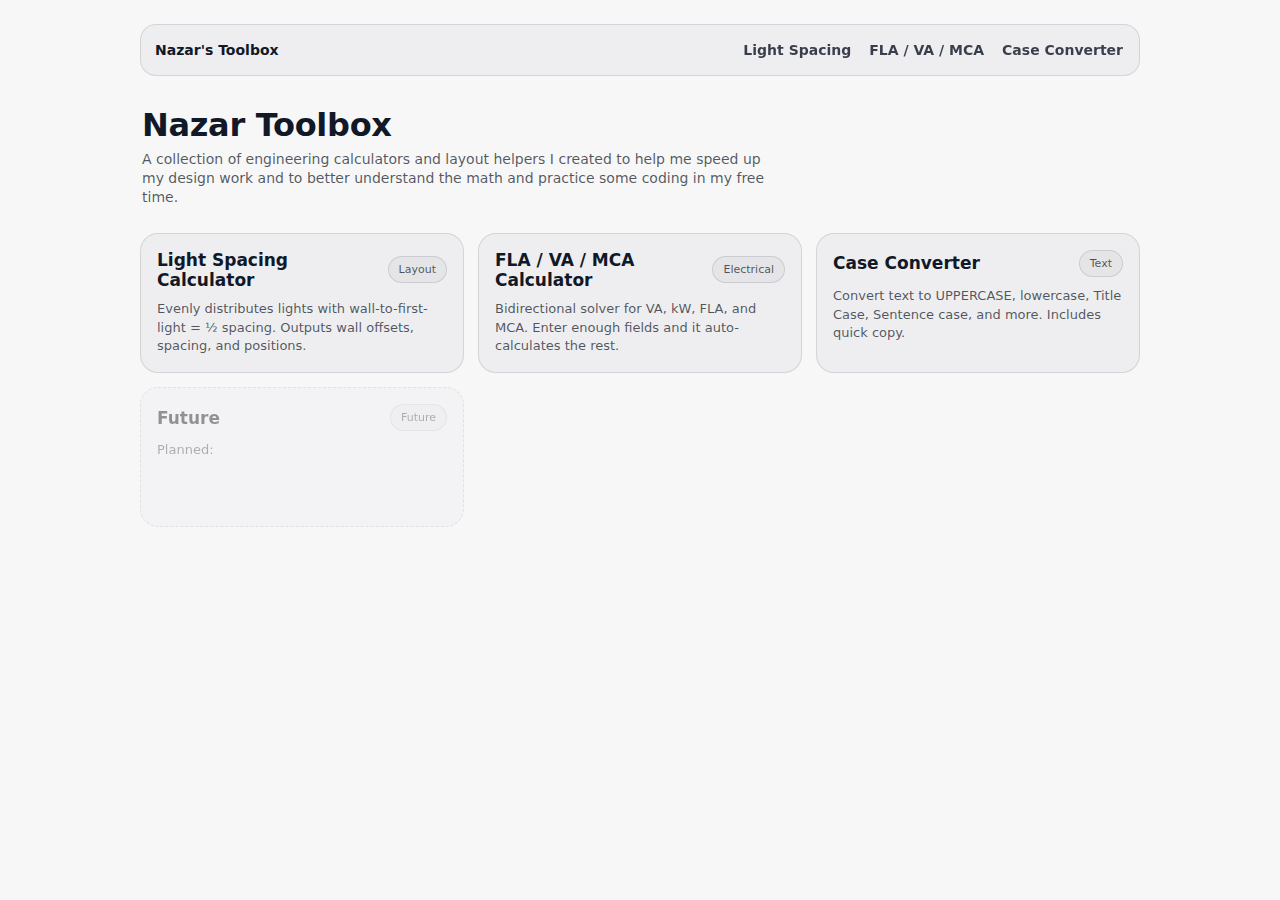
<file: index.html>
<!doctype html>
<html lang="en">
<head>
  <meta charset="UTF-8" />
  <meta name="viewport" content="width=device-width, initial-scale=1.0"/>
  <title>Nazar Toolbox</title>
  <meta name="robots" content="noindex, nofollow" />
  <link rel="stylesheet" href="./styles/common.css">
</head>

<body>
  <div class="container">

    <nav class="nav">
      <a href="./" aria-current="page">Nazar's Toolbox</a>
      <div class="navlinks">
        <a href="./light-spacing/">Light Spacing</a>
        <a href="./fla-va-mca/">FLA / VA / MCA</a>
        <a href="./case-converter/">Case Converter</a>
      </div>
    </nav>

    <header>
      <h1>Nazar Toolbox</h1>
      <p class="sub">
        A collection of engineering calculators and layout helpers I created to help me speed up my design work and to better understand the math and practice some coding in my free time.
      </p>
    </header>

    <div class="gridHome">
      <a class="cardLink" href="./light-spacing/">
        <div class="titleRow">
          <h2 class="toolTitle">Light Spacing Calculator</h2>
          <span class="tag">Layout</span>
        </div>
        <p class="desc">
          Evenly distributes lights with wall-to-first-light = ½ spacing.
          Outputs wall offsets, spacing, and positions.
        </p>
      </a>

      <a class="cardLink" href="./fla-va-mca/">
        <div class="titleRow">
          <h2 class="toolTitle">FLA / VA / MCA Calculator</h2>
          <span class="tag">Electrical</span>
        </div>
        <p class="desc">
          Bidirectional solver for VA, kW, FLA, and MCA. Enter enough fields and it auto-calculates the rest.
        </p>
      </a>

      <a class="cardLink" href="./case-converter/">
        <div class="titleRow">
          <h2 class="toolTitle">Case Converter</h2>
          <span class="tag">Text</span>
        </div>
        <p class="desc">
          Convert text to UPPERCASE, lowercase, Title Case, Sentence case, and more. Includes quick copy.
        </p>
      </a>

      <div class="cardDisabled">
        <div class="titleRow">
          <h2 class="toolTitle">Future</h2>
          <span class="tag">Future</span>
        </div>
        <p class="desc">Planned:</p>
      </div>
    </div>

  </div>
</body>
</html>
</file>
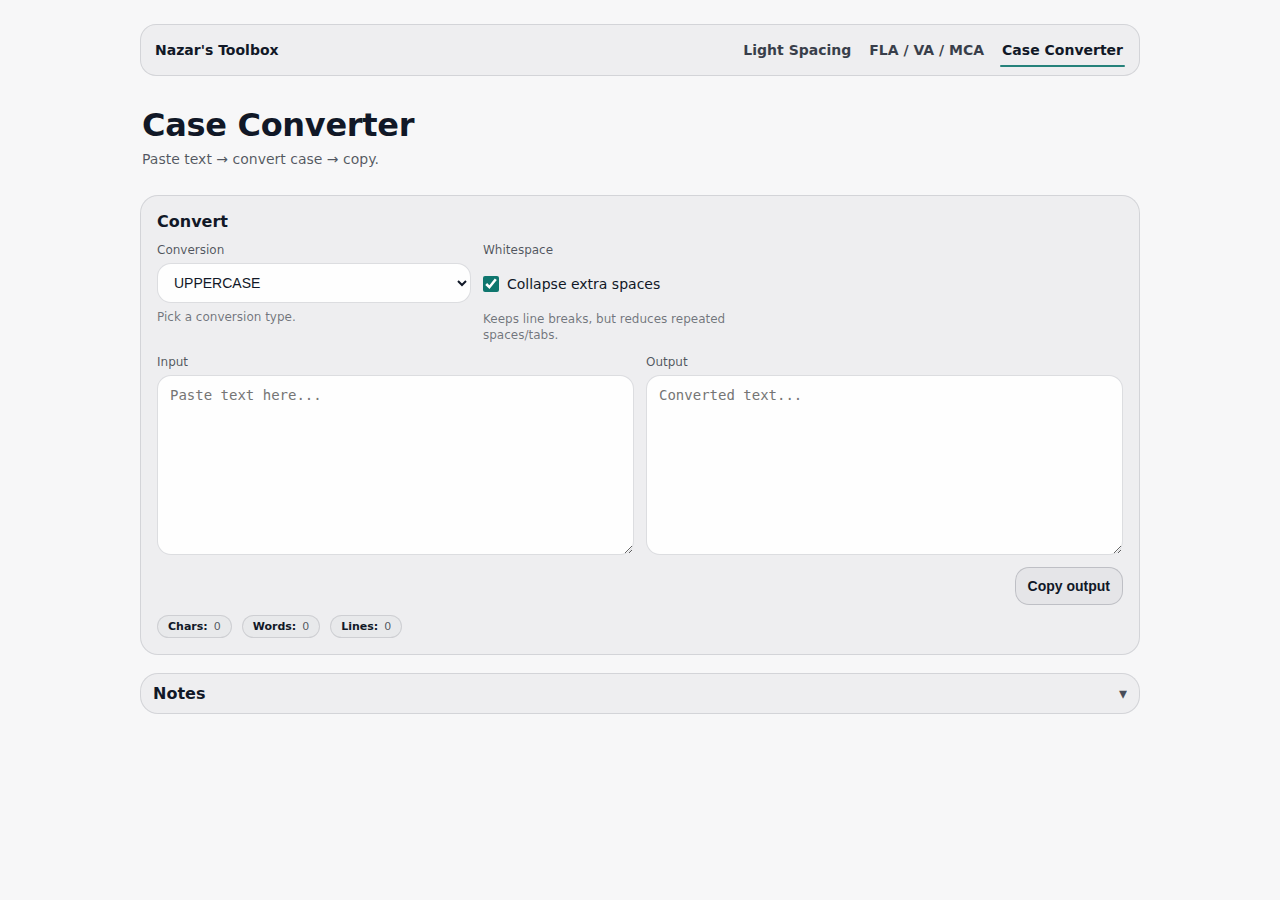
<file: case-converter/index.html>
<!doctype html>
<html lang="en">
<head>
  <meta charset="UTF-8" />
  <meta name="viewport" content="width=device-width, initial-scale=1.0"/>
  <title>Case Converter</title>
  <meta name="robots" content="noindex, nofollow" />
  <link rel="stylesheet" href="../styles/common.css">
</head>

<body>
  <div class="container">

    <nav class="nav">
      <a href="../">Nazar's Toolbox</a>
      <div class="navlinks">
        <a href="../light-spacing/">Light Spacing</a>
        <a href="../fla-va-mca/">FLA / VA / MCA</a>
        <a href="../case-converter/" aria-current="page">Case Converter</a>
      </div>
    </nav>

    <header>
      <h1>Case Converter</h1>
      <div class="subhead">
        Paste text → convert case → copy.
      </div>
    </header>

    <section class="card">
      <h2>Convert</h2>

      <div class="grid">
        <div class="field">
          <label for="mode">Conversion</label>
          <select id="mode">
            <option value="upper">UPPERCASE</option>
            <option value="lower">lowercase</option>
            <option value="title">Title Case</option>
            <option value="sentence">Sentence case</option>
            <option value="toggle">tOGGLE cASE</option>
            <option value="snake">snake_case</option>
            <option value="kebab">kebab-case</option>
          </select>
          <div class="help">Pick a conversion type.</div>
        </div>

        <div class="field">
          <label>Whitespace</label>
          <label class="checkRow" for="collapseSpaces">
            <input id="collapseSpaces" type="checkbox" checked />
            <span>Collapse extra spaces</span>
          </label>
          <div class="help">Keeps line breaks, but reduces repeated spaces/tabs.</div>
        </div>

        <div class="field"></div>
      </div>

      <div class="grid2">
        <div class="field">
          <label for="inputText">Input</label>
          <textarea id="inputText" placeholder="Paste text here..."></textarea>
        </div>

        <div class="field">
          <label for="outputText">Output</label>
          <textarea id="outputText" readonly placeholder="Converted text..."></textarea>
          <div class="actions outputActions">
            <button id="copyBtn" type="button">Copy output</button>
          </div>
        </div>
      </div>

      <div class="miniMeta">
        <span class="pill"><strong>Chars:</strong> <span id="charCount">0</span></span>
        <span class="pill"><strong>Words:</strong> <span id="wordCount">0</span></span>
        <span class="pill"><strong>Lines:</strong> <span id="lineCount">0</span></span>
      </div>
    </section>

    <details class="island">
      <summary>Notes</summary>

      <p class="help" style="margin-top:10px;">
        <strong>Title Case</strong>: capitalizes each word. <br>
        <strong>Sentence case</strong>: capitalizes the first letter after a period/exclamation/question mark. <br>
        <strong>snake_case / kebab-case</strong>: converts to tokens and joins with underscores or hyphens.
      </p>

      <p class="help" style="margin-top:10px;">
        This tool runs fully in the browser and does not send your text anywhere.
      </p>
    </details>

  </div>

<script>
  const el = (id) => document.getElementById(id);

  const modeEl = el("mode");
  const collapseSpacesEl = el("collapseSpaces");
  const inputEl = el("inputText");
  const outputEl = el("outputText");

  const charCountEl = el("charCount");
  const wordCountEl = el("wordCount");
  const lineCountEl = el("lineCount");

  function normalizeWhitespace(s, shouldCollapse) {
    if (!s) return "";
    if (!shouldCollapse) return s;

    return s
      .split("\n")
      .map(line => line.replace(/[ \t]+/g, " ").trimEnd())
      .join("\n")
      .trim();
  }

  function toTitleCase(s) {
    return s.replace(/\w\S*/g, (w) => w.charAt(0).toUpperCase() + w.slice(1).toLowerCase());
  }

  function toSentenceCase(s) {
    const lower = s.toLowerCase();
    return lower.replace(/(^\s*[a-z])|([.!?]\s+([a-z]))/g, (m, a, b, c) => {
      if (a) return a.toUpperCase();
      if (c) return b.replace(c, c.toUpperCase());
      return m;
    });
  }

  function toggleCase(s) {
    let out = "";
    for (const ch of s) {
      const up = ch.toUpperCase();
      const lo = ch.toLowerCase();
      out += (ch === up) ? lo : up;
    }
    return out;
  }

  function slugTokens(s) {
    return normalizeWhitespace(s, true)
      .toLowerCase()
      .replace(/['"]/g, "")
      .replace(/[^a-z0-9]+/g, " ")
      .trim()
      .split(/\s+/)
      .filter(Boolean);
  }

  function convert(s, mode) {
    if (!s) return "";
    if (mode === "upper") return s.toUpperCase();
    if (mode === "lower") return s.toLowerCase();
    if (mode === "title") return toTitleCase(s);
    if (mode === "sentence") return toSentenceCase(s);
    if (mode === "toggle") return toggleCase(s);
    if (mode === "snake") return slugTokens(s).join("_");
    if (mode === "kebab") return slugTokens(s).join("-");
    return s;
  }

  function updateCounts(raw) {
    charCountEl.textContent = String(raw.length);

    const words = raw.trim() ? raw.trim().split(/\s+/).filter(Boolean).length : 0;
    wordCountEl.textContent = String(words);

    const lines = raw.length ? raw.split("\n").length : 0;
    lineCountEl.textContent = String(lines);
  }

  function render() {
    const raw = inputEl.value || "";
    updateCounts(raw);

    const cleaned = normalizeWhitespace(raw, collapseSpacesEl.checked);
    outputEl.value = convert(cleaned, modeEl.value);
  }

  el("copyBtn").addEventListener("click", async () => {
    const btn = el("copyBtn");
    const old = btn.textContent;

    try {
      await navigator.clipboard.writeText(outputEl.value || "");
      btn.textContent = "Copied!";
      setTimeout(() => (btn.textContent = old), 1200);
    } catch {
      btn.textContent = "Copy failed";
      setTimeout(() => (btn.textContent = old), 1200);
    }
  });

  inputEl.addEventListener("input", render);
  modeEl.addEventListener("change", render);
  collapseSpacesEl.addEventListener("change", render);

  window.addEventListener("DOMContentLoaded", () => {
    render();
  });
</script>
</body>
</html>
</file>
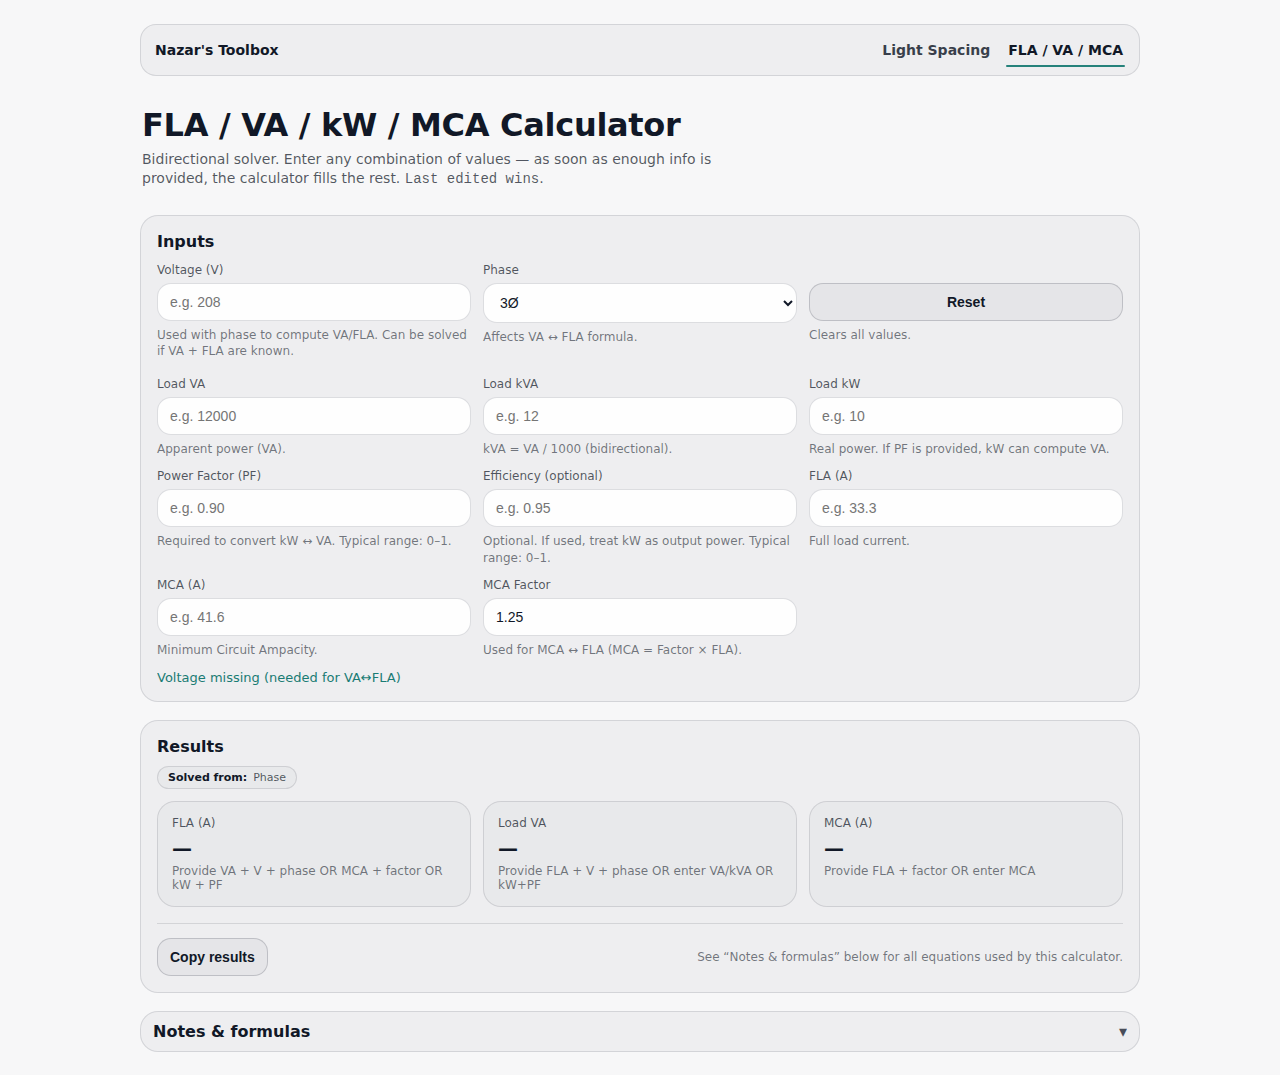
<file: fla-va-mca/index.html>
<!doctype html>
<html lang="en">
<head>
  <meta charset="UTF-8" />
  <meta name="viewport" content="width=device-width, initial-scale=1.0"/>
  <title>FLA / VA / kW / MCA Calculator</title>
  <meta name="robots" content="noindex, nofollow" />
  <link rel="stylesheet" href="../styles/common.css">
</head>

<body>
  <div class="container">

    <nav class="nav">
      <a href="../">Nazar's Toolbox</a>
      <div class="navlinks">
        <a href="../light-spacing/">Light Spacing</a>
        <a href="../fla-va-mca/" aria-current="page">FLA / VA / MCA</a>
      </div>
    </nav>

    <header>
      <h1>FLA / VA / kW / MCA Calculator</h1>
      <div class="subhead">
        Bidirectional solver. Enter any combination of values — as soon as enough info is provided,
        the calculator fills the rest. <span class="mono">Last edited wins</span>.
      </div>
    </header>

    <section class="card">
      <h2>Inputs</h2>

      <div class="grid">
        <div class="field">
          <label for="voltage">Voltage (V)</label>
          <input id="voltage" type="number" step="1" placeholder="e.g. 208" />
          <div class="help">Used with phase to compute VA/FLA. Can be solved if VA + FLA are known.</div>
          <div class="help" id="voltageHelp"></div>
        </div>

        <div class="field">
          <label for="phase">Phase</label>
          <select id="phase">
            <option value="1">1Ø</option>
            <option value="3" selected>3Ø</option>
          </select>
          <div class="help">Affects VA ↔ FLA formula.</div>
          <div class="help" id="phaseHelp"></div>
        </div>

        <div class="field">
          <label>&nbsp;</label>
          <button id="resetBtn">Reset</button>
          <div class="help">Clears all values.</div>
        </div>
      </div>

      <div class="grid">
        <div class="field">
          <label for="va">Load VA</label>
          <input id="va" type="number" step="0.01" placeholder="e.g. 12000" />
          <div class="help">Apparent power (VA).</div>
        </div>

        <div class="field">
          <label for="kva">Load kVA</label>
          <input id="kva" type="number" step="0.001" placeholder="e.g. 12" />
          <div class="help">kVA = VA / 1000 (bidirectional).</div>
        </div>

        <div class="field">
          <label for="kw">Load kW</label>
          <input id="kw" type="number" step="0.001" placeholder="e.g. 10" />
          <div class="help">Real power. If PF is provided, kW can compute VA.</div>
        </div>
      </div>

      <div class="grid">
        <div class="field">
          <label for="pf">Power Factor (PF)</label>
          <input id="pf" type="number" step="0.001" placeholder="e.g. 0.90" />
          <div class="help" id="pfHelp">Required to convert kW ↔ VA. Typical range: 0–1.</div>
        </div>

        <div class="field">
          <label for="eff">Efficiency (optional)</label>
          <input id="eff" type="number" step="0.001" placeholder="e.g. 0.95" />
          <div class="help" id="effHelp">Optional. If used, treat kW as output power. Typical range: 0–1.</div>
        </div>

        <div class="field">
          <label for="fla">FLA (A)</label>
          <input id="fla" type="number" step="0.001" placeholder="e.g. 33.3" />
          <div class="help">Full load current.</div>
        </div>
      </div>

      <div class="grid">
        <div class="field">
          <label for="mca">MCA (A)</label>
          <input id="mca" type="number" step="0.001" placeholder="e.g. 41.6" />
          <div class="help">Minimum Circuit Ampacity.</div>
        </div>

        <div class="field">
          <label for="factor">MCA Factor</label>
          <input id="factor" type="number" step="0.001" value="1.25" />
          <div class="help" id="factorHelp">Used for MCA ↔ FLA (MCA = Factor × FLA).</div>
        </div>
      </div>

      <div id="statusOk" class="ok" style="display:none;"></div>
      <div id="error" class="error" style="display:none;"></div>
    </section>

    <section class="card">
      <h2>Results</h2>

      <div class="miniMeta">
        <span class="pill"><strong>Solved from:</strong> <span id="solveSource">—</span></span>
      </div>

      <div class="resultGrid3">
        <div class="resultBox">
          <div class="resultLabel">FLA (A) <span class="computedBadge" id="flaBadge" style="display:none;">calculated</span></div>
          <div class="resultValue" id="outFLA">—</div>
          <div class="resultMeta" id="outFLAMeta">—</div>
        </div>

        <div class="resultBox">
          <div class="resultLabel">Load VA <span class="computedBadge" id="vaBadge" style="display:none;">calculated</span></div>
          <div class="resultValue" id="outVA">—</div>
          <div class="resultMeta" id="outVAMeta">—</div>
        </div>

        <div class="resultBox">
          <div class="resultLabel">MCA (A) <span class="computedBadge" id="mcaBadge" style="display:none;">calculated</span></div>
          <div class="resultValue" id="outMCA">—</div>
          <div class="resultMeta" id="outMCAMeta">—</div>
        </div>
      </div>

      <hr />

      <div class="actions">
        <button id="copyBtn">Copy results</button>
        <div class="help">See “Notes & formulas” below for all equations used by this calculator.</div>
      </div>
    </section>

    <details class="island">
      <summary>Notes & formulas</summary>

      <p class="help" style="margin-top:10px;">
        This section lists <strong>all equations used in the code</strong> so you can verify calculations.
        The solver uses a “<span class="mono">last edited wins</span>” approach when multiple paths are possible.
      </p>

      <p class="help" style="margin-top:10px;">Symbols:</p>
      <ul class="help" style="margin-left:18px;">
        <li><span class="mono">V</span> = voltage (V)</li>
        <li><span class="mono">I</span> = current (A) (FLA in this tool)</li>
        <li><span class="mono">VA</span> = apparent power (volt-amps)</li>
        <li><span class="mono">kVA</span> = kilovolt-amps</li>
        <li><span class="mono">kW</span> = real power (kilowatts)</li>
        <li><span class="mono">PF</span> = power factor (0–1)</li>
        <li><span class="mono">eff</span> = efficiency (0–1). If blank, code assumes <span class="mono">eff = 1</span></li>
        <li><span class="mono">MCA</span> = minimum circuit ampacity</li>
        <li><span class="mono">Factor</span> = MCA multiplier (default 1.25 in the tool)</li>
      </ul>

      <hr />

      <div class="sectionTitle">VA ↔ kVA conversion</div>
      <p class="mono">
        kVA =
        <span class="frac"><span class="top">VA</span><span class="bar"></span><span class="bottom">1000</span></span>
        &nbsp;&nbsp;&nbsp;and&nbsp;&nbsp;&nbsp;
        VA = 1000 × kVA
      </p>

      <div class="sectionTitle">VA ↔ FLA (Current) using phase</div>

      <p class="help" style="margin-top:6px;">Single-phase (1Ø):</p>
      <p class="mono">
        VA = V × I
        &nbsp;&nbsp;&nbsp;⇔&nbsp;&nbsp;&nbsp;
        I =
        <span class="frac"><span class="top">VA</span><span class="bar"></span><span class="bottom">V</span></span>
      </p>

      <p class="help" style="margin-top:10px;">Three-phase (3Ø), using line-to-line voltage:</p>
      <p class="mono">
        VA = √3 × V × I
        &nbsp;&nbsp;&nbsp;⇔&nbsp;&nbsp;&nbsp;
        I =
        <span class="frac"><span class="top">VA</span><span class="bar"></span><span class="bottom">√3 × V</span></span>
      </p>

      <div class="sectionTitle">Voltage from VA and FLA</div>
      <p class="help" style="margin-top:6px;">Single-phase (1Ø):</p>
      <p class="mono">
        V =
        <span class="frac"><span class="top">VA</span><span class="bar"></span><span class="bottom">I</span></span>
      </p>

      <p class="help" style="margin-top:10px;">Three-phase (3Ø):</p>
      <p class="mono">
        V =
        <span class="frac"><span class="top">VA</span><span class="bar"></span><span class="bottom">√3 × I</span></span>
      </p>

      <div class="sectionTitle">kW ↔ VA (requires PF; efficiency optional)</div>

      <p class="help" style="margin-top:6px;">
        The code converts between kW and VA using PF. Efficiency is applied exactly like this:
        <br>
        • If <span class="mono">eff</span> is blank/invalid → tool uses <span class="mono">eff = 1</span>
        <br>
        • If <span class="mono">eff</span> is provided → tool treats <span class="mono">kW</span> as <strong>output</strong> power and back-calculates input power
      </p>

      <p class="help" style="margin-top:10px;">VA from kW:</p>
      <p class="mono">
        VA =
        <span class="frac">
          <span class="top">(kW × 1000) ÷ eff</span>
          <span class="bar"></span>
          <span class="bottom">PF</span>
        </span>
      </p>

      <p class="help" style="margin-top:10px;">kW from VA:</p>
      <p class="mono">
        kW =
        <span class="frac">
          <span class="top">(VA × PF) × eff</span>
          <span class="bar"></span>
          <span class="bottom">1000</span>
        </span>
      </p>

      <div class="sectionTitle">MCA ↔ FLA using Factor</div>
      <p class="mono">
        MCA = Factor × FLA
        &nbsp;&nbsp;&nbsp;⇔&nbsp;&nbsp;&nbsp;
        FLA =
        <span class="frac"><span class="top">MCA</span><span class="bar"></span><span class="bottom">Factor</span></span>
      </p>
    </details>

  </div>

<script>
  const el = (id) => document.getElementById(id);

  const voltageEl = el("voltage");
  const phaseEl = el("phase");
  const vaEl = el("va");
  const kvaEl = el("kva");
  const kwEl = el("kw");
  const pfEl = el("pf");
  const effEl = el("eff");
  const flaEl = el("fla");
  const mcaEl = el("mca");
  const factorEl = el("factor");

  const pfHelp = el("pfHelp");
  const effHelp = el("effHelp");
  const factorHelp = el("factorHelp");

  const solveSourceEl = el("solveSource");

  const outFLA = el("outFLA");
  const outVA = el("outVA");
  const outMCA = el("outMCA");

  const outFLAMeta = el("outFLAMeta");
  const outVAMeta = el("outVAMeta");
  const outMCAMeta = el("outMCAMeta");

  const errorEl = el("error");
  const okEl = el("statusOk");

  const flaBadge = el("flaBadge");
  const vaBadge = el("vaBadge");
  const mcaBadge = el("mcaBadge");

  let lastEdited = null;

  function nowTimeStr() {
    const d = new Date();
    return d.toLocaleTimeString([], { hour: "2-digit", minute: "2-digit" });
  }

  function setInvalid(inputEl, helpEl, isBad, msg) {
    if (inputEl) inputEl.classList.toggle("invalid", !!isBad);
    if (helpEl && typeof msg === "string") {
      if (isBad) {
        helpEl.classList.add("helpDanger");
        helpEl.classList.remove("help");
        helpEl.textContent = msg;
      } else {
        helpEl.classList.remove("helpDanger");
        helpEl.classList.add("help");
      }
    }
  }

  // IMPORTANT: treat 0 as "missing" for status/reference purposes
  function num(val) {
    const s = String(val ?? "").trim();
    if (s === "") return NaN;
    const n = Number(s);
    return Number.isFinite(n) ? n : NaN;
  }
  function hasData(n) {
    return Number.isFinite(n) && n !== 0;
  }

  function fmt(n, decimals = 3) {
    return Number.isFinite(n) ? n.toFixed(decimals) : "—";
  }
  function sqrt3() { return 1.7320508075688772; }

  function nearAny(value, candidates, tolPct = 0.03) {
    // tolPct = ±3% default
    return candidates.some(v => Math.abs(value - v) <= v * tolPct);
  }

  function validatePhaseVoltage(V, phase) {
    // Returns: { level: "ok"|"warn"|"bad", message: string, flagVoltage: bool, flagPhase: bool }
    
    if (!Number.isFinite(V) || V <= 0) {
      return { level: "ok", message: "", flagVoltage: false, flagPhase: false };
    }
  
    const V1_typ = [120, 208, 240, 277, 480];         // common 1Ø
    const V3_typ = [208, 240, 400, 480, 600];         // common 3Ø (LL)
  
    if (phase === 1) {
      // Flag very odd values (too low/high) + non-typical values
      if (V < 90 || V > 700) {
        return {
          level: "warn",
          message: `Voltage ${V}V is outside typical building ranges for 1Ø (common: 120, 208, 240, 277, 480). Double-check.`,
          flagVoltage: true,
          flagPhase: false
        };
      }
  
      if (!nearAny(V, V1_typ, 0.03)) {
        // Not typical, but possible
        // Also special-case: 3Ø-typical but entered as 1Ø might be fine (208/480 still ok)
        return {
          level: "warn",
          message: `1Ø at ${V}V is unusual. Common 1Ø values are 120, 208, 240, 277, 480. If this is a 3Ø system, confirm whether you meant line-to-line.`,
          flagVoltage: true,
          flagPhase: false
        };
      }
  
      return { level: "ok", message: "", flagVoltage: false, flagPhase: false };
    }
  
    // phase === 3
    // In your tool, 3Ø assumes V is line-to-line. So 120V 3Ø would be suspicious.
    if (nearAny(V, [120, 277], 0.03)) {
      return {
        level: "bad",
        message: `3Ø with ${V}V looks like a line-to-neutral value. This calculator assumes 3Ø voltage is line-to-line (common: 208, 240, 480, 600).`,
        flagVoltage: true,
        flagPhase: true
      };
    }
  
    if (V < 180 || V > 700) {
      return {
        level: "warn",
        message: `Voltage ${V}V is outside typical 3Ø line-to-line ranges (common: 208, 240, 480, 600). Double-check phase and voltage reference.`,
        flagVoltage: true,
        flagPhase: false
      };
    }
  
    if (!nearAny(V, V3_typ, 0.03)) {
      return {
        level: "warn",
        message: `3Ø at ${V}V is unusual. Common 3Ø line-to-line values are 208, 240, 480, 600 (400 international). Confirm the system voltage.`,
        flagVoltage: true,
        flagPhase: false
      };
    }
  
    return { level: "ok", message: "", flagVoltage: false, flagPhase: false };
  }
  
  function clearBadges() {
    flaBadge.style.display = "none";
    vaBadge.style.display = "none";
    mcaBadge.style.display = "none";
  }
  function showBadge(which) {
    if (which === "FLA") flaBadge.style.display = "inline-block";
    if (which === "VA") vaBadge.style.display = "inline-block";
    if (which === "MCA") mcaBadge.style.display = "inline-block";
  }
  function setError(msg) {
    errorEl.style.display = msg ? "block" : "none";
    errorEl.textContent = msg || "";
  }
  function setOk(msg) {
    okEl.style.display = msg ? "block" : "none";
    okEl.textContent = msg || "";
  }

  function flaFromVA(VA, V, phase) {
    if (!Number.isFinite(VA) || !Number.isFinite(V) || V === 0) return NaN;
    if (phase === 1) return VA / V;
    return VA / (sqrt3() * V);
  }
  function vaFromFLA(FLA, V, phase) {
    if (!Number.isFinite(FLA) || !Number.isFinite(V)) return NaN;
    if (phase === 1) return V * FLA;
    return sqrt3() * V * FLA;
  }
  function solveVFromVAFLA(VA, FLA, phase) {
    if (!Number.isFinite(VA) || !Number.isFinite(FLA) || FLA === 0) return NaN;
    if (phase === 1) return VA / FLA;
    return VA / (sqrt3() * FLA);
  }
  function mcaFromFLA(FLA, factor) {
    if (!Number.isFinite(FLA) || !Number.isFinite(factor) || factor === 0) return NaN;
    return FLA * factor;
  }
  function flaFromMCA(MCA, factor) {
    if (!Number.isFinite(MCA) || !Number.isFinite(factor) || factor === 0) return NaN;
    return MCA / factor;
  }
  function vaFromKVA(kva) { return Number.isFinite(kva) ? kva * 1000 : NaN; }
  function kvaFromVA(va) { return Number.isFinite(va) ? va / 1000 : NaN; }

  function vaFromKW(kW, pf, eff) {
    if (!Number.isFinite(kW)) return NaN;
    const P = kW * 1000;
    const usePF = Number.isFinite(pf) && pf > 0 ? pf : NaN;
    const useEff = Number.isFinite(eff) && eff > 0 ? eff : 1;
    if (!Number.isFinite(usePF)) return NaN;
    const inputWatts = P / useEff;
    return inputWatts / usePF;
  }
  function kwFromVA(VA, pf, eff) {
    if (!Number.isFinite(VA)) return NaN;
    const usePF = Number.isFinite(pf) && pf > 0 ? pf : NaN;
    const useEff = Number.isFinite(eff) && eff > 0 ? eff : 1;
    if (!Number.isFinite(usePF)) return NaN;
    const inputWatts = VA * usePF;
    const outputWatts = inputWatts * useEff;
    return outputWatts / 1000;
  }

  function readInputs() {
    return {
      V: num(voltageEl.value),
      phase: Number(phaseEl.value),
      VA: num(vaEl.value),
      kVA: num(kvaEl.value),
      kW: num(kwEl.value),
      PF: num(pfEl.value),
      eff: num(effEl.value),
      FLA: num(flaEl.value),
      MCA: num(mcaEl.value),
      factor: num(factorEl.value),
    };
  }

  function labelFor(field) {
    const map = {
      voltage: "Voltage",
      phase: "Phase",
      va: "VA",
      kva: "kVA",
      kw: "kW",
      pf: "PF",
      eff: "Efficiency",
      fla: "FLA",
      mca: "MCA",
      factor: "MCA Factor",
      reset: "Reset"
    };
    return map[field] || "—";
  }

  function applyValidation(state) {
    const { V, VA, FLA, kW, PF, eff, factor } = state;
    const voltageHelp = el("voltageHelp");
    const phaseHelp = el("phaseHelp");
    
    // Reset all invalid flags
    voltageEl.classList.remove("invalid");
    pfEl.classList.remove("invalid");
    effEl.classList.remove("invalid");
    factorEl.classList.remove("invalid");

    // Reset help to defaults
    pfHelp.className = "help";
    pfHelp.textContent = "Required to convert kW ↔ VA. Typical range: 0–1.";
    effHelp.className = "help";
    effHelp.textContent = "Optional. If used, treat kW as output power. Typical range: 0–1.";
    factorHelp.className = "help";
    factorHelp.textContent = "Used for MCA ↔ FLA (MCA = Factor × FLA).";

    // Factor must be > 0 if used
    if (Number.isFinite(factor) && factor <= 0) {
      setInvalid(factorEl, factorHelp, true, "Factor must be > 0.");
    }

    // PF validation: only matters if kW is being used (or PF typed)
    const pfEntered = String(pfEl.value ?? "").trim() !== "";
    const kwEntered = String(kwEl.value ?? "").trim() !== "";

    if (kwEntered) {
      if (!(Number.isFinite(PF) && PF > 0 && PF <= 1)) {
        setInvalid(pfEl, pfHelp, true, "PF is required for kW solving (valid range: 0–1).");
      }
    } else if (pfEntered && !(Number.isFinite(PF) && PF > 0 && PF <= 1)) {
      setInvalid(pfEl, pfHelp, true, "PF should be between 0 and 1.");
    }

    // Efficiency validation if provided (optional)
    const effEntered = String(effEl.value ?? "").trim() !== "";
    if (effEntered && !(Number.isFinite(eff) && eff > 0 && eff <= 1)) {
      setInvalid(effEl, effHelp, true, "Efficiency should be between 0 and 1 (or leave blank).");
    }

    // Voltage validation: only flag if required to solve and missing
    // If VA+V needed to compute current, or FLA+V needed to compute VA
    const needsV =
      (Number.isFinite(VA) && !Number.isFinite(FLA)) ||
      (Number.isFinite(FLA) && !Number.isFinite(VA)) ||
      (kwEntered); // kW path will end up needing V to compute current if user wants FLA

    if (needsV && !(Number.isFinite(V) && V > 0)) {
      voltageEl.classList.add("invalid");
    }

    // Reset voltage/phase help
    if (voltageHelp) { voltageHelp.className = "help"; voltageHelp.textContent = ""; }
    if (phaseHelp) { phaseHelp.className = "help"; phaseHelp.textContent = ""; }
    
    const pv = validatePhaseVoltage(V, phase);
    if (pv.level !== "ok") {
      if (pv.flagVoltage) {
        voltageEl.classList.add("invalid");
        if (voltageHelp) {
          voltageHelp.className = "helpDanger";
          voltageHelp.textContent = pv.message;
        }
      } else if (voltageHelp) {
        voltageHelp.className = "help";
        voltageHelp.textContent = pv.message;
      }
    
      if (pv.flagPhase) {
        phaseEl.classList.add("invalid");
        if (phaseHelp) {
          phaseHelp.className = "helpDanger";
          phaseHelp.textContent = "Check phase selection (1Ø vs 3Ø).";
        }
      } else {
        phaseEl.classList.remove("invalid");
      }
    } else {
      phaseEl.classList.remove("invalid");
    }
  }

  function solve() {
    clearBadges();
    setError("");
    setOk("");

    let { V, phase, VA, kVA, kW, PF, eff, FLA, MCA, factor } = readInputs();
    const hasFactor = Number.isFinite(factor) && factor > 0;

    // Apply validation/UI hints (no math behavior changes)
    applyValidation({ V, phase, VA, kVA, kW, PF, eff, FLA, MCA, factor });

    if (lastEdited === "kva" && Number.isFinite(kVA)) {
      VA = vaFromKVA(kVA);
      showBadge("VA");
    } else if (lastEdited === "va" && Number.isFinite(VA)) {
      kVA = kvaFromVA(VA);
    } else {
      if (Number.isFinite(VA) && !Number.isFinite(kVA)) kVA = kvaFromVA(VA);
      if (Number.isFinite(kVA) && !Number.isFinite(VA)) VA = vaFromKVA(kVA);
    }

    if (lastEdited === "kw") {
      const derivedVA = vaFromKW(kW, PF, eff);
      if (Number.isFinite(derivedVA)) {
        VA = derivedVA;
        showBadge("VA");
        kVA = kvaFromVA(VA);
      }
    }

    if (lastEdited === "pf" || lastEdited === "eff") {
      if (Number.isFinite(kW)) {
        const derivedVA = vaFromKW(kW, PF, eff);
        if (Number.isFinite(derivedVA)) {
          VA = derivedVA;
          showBadge("VA");
          kVA = kvaFromVA(VA);
        }
      } else if (Number.isFinite(VA)) {
        const derivedKW = kwFromVA(VA, PF, eff);
        if (Number.isFinite(derivedKW) && lastEdited !== "kw") {
          kwEl.value = fmt(derivedKW, 3);
        }
      }
    }

    if (["va","kva","kw","pf","eff"].includes(lastEdited)) {
      if (Number.isFinite(VA) && Number.isFinite(V) && V > 0) {
        FLA = flaFromVA(VA, V, phase); showBadge("FLA");
      } else if (Number.isFinite(VA) && Number.isFinite(FLA)) {
        V = solveVFromVAFLA(VA, FLA, phase);
        if (Number.isFinite(V)) voltageEl.value = fmt(V, 2);
      }
      if (Number.isFinite(FLA) && hasFactor) { MCA = mcaFromFLA(FLA, factor); showBadge("MCA"); }
    }

    if (lastEdited === "fla") {
      if (Number.isFinite(FLA) && Number.isFinite(V) && V > 0) {
        VA = vaFromFLA(FLA, V, phase); showBadge("VA"); kVA = kvaFromVA(VA);
      } else if (Number.isFinite(FLA) && Number.isFinite(VA)) {
        V = solveVFromVAFLA(VA, FLA, phase);
        if (Number.isFinite(V)) voltageEl.value = fmt(V, 2);
      }
      if (Number.isFinite(FLA) && hasFactor) { MCA = mcaFromFLA(FLA, factor); showBadge("MCA"); }
    }

    if (lastEdited === "mca") {
      if (Number.isFinite(MCA) && hasFactor) { FLA = flaFromMCA(MCA, factor); showBadge("FLA"); }
      if (Number.isFinite(FLA) && Number.isFinite(V) && V > 0) { VA = vaFromFLA(FLA, V, phase); showBadge("VA"); kVA = kvaFromVA(VA); }
    }

    if (lastEdited === "voltage" || lastEdited === "phase") {
      if (Number.isFinite(VA) && Number.isFinite(V) && V > 0) {
        FLA = flaFromVA(VA, V, phase); showBadge("FLA");
        if (hasFactor) { MCA = mcaFromFLA(FLA, factor); showBadge("MCA"); }
      } else if (Number.isFinite(FLA) && Number.isFinite(V) && V > 0) {
        VA = vaFromFLA(FLA, V, phase); showBadge("VA"); kVA = kvaFromVA(VA);
        if (hasFactor) { MCA = mcaFromFLA(FLA, factor); showBadge("MCA"); }
      }
    }

    if (lastEdited === "factor") {
      if (Number.isFinite(MCA) && hasFactor) { FLA = flaFromMCA(MCA, factor); showBadge("FLA"); }
      else if (Number.isFinite(FLA) && hasFactor) { MCA = mcaFromFLA(FLA, factor); showBadge("MCA"); }
      if (Number.isFinite(FLA) && Number.isFinite(V) && V > 0) { VA = vaFromFLA(FLA, V, phase); showBadge("VA"); kVA = kvaFromVA(VA); }
    }

    if (Number.isFinite(VA) && lastEdited !== "va") vaEl.value = fmt(VA, 1);
    if (Number.isFinite(kVA) && lastEdited !== "kva") kvaEl.value = fmt(kVA, 3);
    if (Number.isFinite(FLA) && lastEdited !== "fla") flaEl.value = fmt(FLA, 3);
    if (Number.isFinite(MCA) && lastEdited !== "mca") mcaEl.value = fmt(MCA, 3);

    if (Number.isFinite(VA) && Number.isFinite(PF) && PF > 0 && lastEdited !== "kw") {
      const derivedKW = kwFromVA(VA, PF, eff);
      if (Number.isFinite(derivedKW)) kwEl.value = fmt(derivedKW, 3);
    }

    outFLA.textContent = Number.isFinite(FLA) ? fmt(FLA, 3) : "—";
    outVA.textContent  = Number.isFinite(VA) ? fmt(VA, 1) : "—";
    outMCA.textContent = Number.isFinite(MCA) ? fmt(MCA, 3) : "—";

    outFLAMeta.textContent = Number.isFinite(FLA) ? "A" : "Provide VA + V + phase OR MCA + factor OR kW + PF";
    outVAMeta.textContent  = Number.isFinite(VA) ? "VA (kVA field auto-updates)" : "Provide FLA + V + phase OR enter VA/kVA OR kW+PF";
    outMCAMeta.textContent = Number.isFinite(MCA) ? "A (Factor × FLA)" : "Provide FLA + factor OR enter MCA";

    // Solved-from 
    solveSourceEl.textContent = labelFor(lastEdited);

    // Status line (no voltage reference anymore)
    const status = [];
    if (hasData(VA)) status.push("VA known");
    if (hasData(FLA)) status.push("FLA known");
    if (hasData(MCA)) status.push("MCA known");
    if (!Number.isFinite(V) || V <= 0) status.push("Voltage missing (needed for VA↔FLA)");
    if (hasData(kW) && !(Number.isFinite(PF) && PF > 0)) status.push("PF needed for kW solving");
    setOk(status.join(" • "));

    window.__copyText = [
      `FLA / VA / kW / MCA Calculator`,
      `Voltage: ${Number.isFinite(V) ? fmt(V, 2) : "—"} V`,
      `Phase: ${phase === 1 ? "1Ø" : "3Ø"}`,
      `VA: ${Number.isFinite(VA) ? fmt(VA, 1) : "—"} VA`,
      `kVA: ${Number.isFinite(VA) ? fmt(kvaFromVA(VA), 3) : "—"} kVA`,
      `kW: ${Number.isFinite(kW) ? fmt(kW, 3) : (Number.isFinite(VA) && Number.isFinite(PF) && PF > 0 ? fmt(kwFromVA(VA, PF, eff), 3) : "—")} kW`,
      `PF: ${Number.isFinite(PF) ? fmt(PF, 3) : "—"}`,
      `Eff: ${Number.isFinite(eff) ? fmt(eff, 3) : "—"}`,
      `FLA: ${Number.isFinite(FLA) ? fmt(FLA, 3) : "—"} A`,
      `MCA: ${Number.isFinite(MCA) ? fmt(MCA, 3) : "—"} A`,
      `Factor: ${(Number.isFinite(factor) && factor > 0) ? fmt(factor, 3) : "—"}`,
    ].join("\n");
  }

  function render() {
    try { solve(); }
    catch (e) { setError("Unexpected error:\n" + (e && e.message ? e.message : String(e))); }
  }

  const setLast = (field) => { lastEdited = field; render(); };

  voltageEl.addEventListener("input", () => setLast("voltage"));
  phaseEl.addEventListener("change", () => setLast("phase"));
  vaEl.addEventListener("input", () => setLast("va"));
  kvaEl.addEventListener("input", () => setLast("kva"));
  kwEl.addEventListener("input", () => setLast("kw"));
  pfEl.addEventListener("input", () => setLast("pf"));
  effEl.addEventListener("input", () => setLast("eff"));
  flaEl.addEventListener("input", () => setLast("fla"));
  mcaEl.addEventListener("input", () => setLast("mca"));
  factorEl.addEventListener("input", () => setLast("factor"));

  el("resetBtn").addEventListener("click", () => {
    voltageEl.value = "";
    vaEl.value = "";
    kvaEl.value = "";
    kwEl.value = "";
    pfEl.value = "";
    effEl.value = "";
    flaEl.value = "";
    mcaEl.value = "";
    factorEl.value = "1.25";
    phaseEl.value = "3";
    lastEdited = "reset";
    render();
  });

  el("copyBtn").addEventListener("click", async () => {
    try {
      await navigator.clipboard.writeText(window.__copyText || "");
      const btn = el("copyBtn");
      const old = btn.textContent;
      btn.textContent = "Copied!";
      setTimeout(() => (btn.textContent = old), 1200);
    } catch {
      alert("Copy failed. You can manually copy from the screen.");
    }
  });

  window.addEventListener("DOMContentLoaded", () => {
    lastEdited = "phase";
    render();
  });
</script>
</body>
</html>
</file>
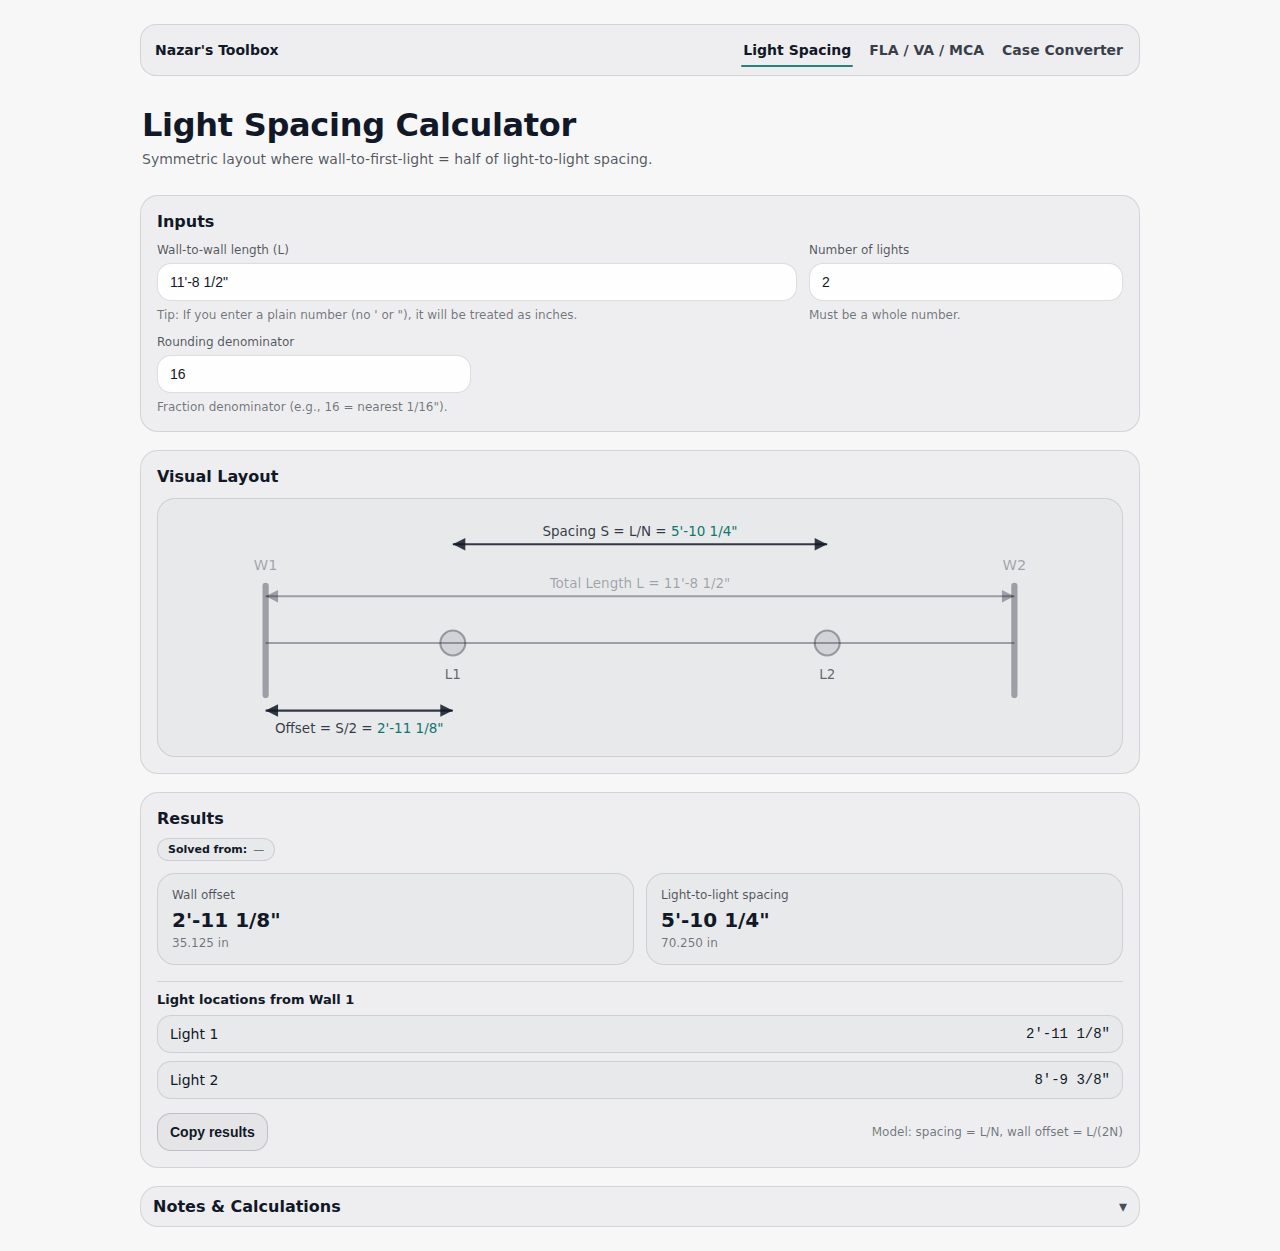
<file: light-spacing/index.html>
<!doctype html>
<html lang="en">
<head>
  <meta charset="UTF-8" />
  <meta name="viewport" content="width=device-width, initial-scale=1.0"/>
  <title>Light Spacing Calculator</title>
  <meta name="robots" content="noindex, nofollow" />
  <link rel="stylesheet" href="../styles/common.css">
</head>

<body>
  <div class="container">

    <nav class="nav">
      <a href="../">Nazar's Toolbox</a>
      <div class="navlinks">
        <a href="../light-spacing/" aria-current="page">Light Spacing</a>
        <a href="../fla-va-mca/">FLA / VA / MCA</a>
        <a href="../case-converter/">Case Converter</a>
      </div>
    </nav>

    <header>
      <h1>Light Spacing Calculator</h1>
      <div class="subhead">
        Symmetric layout where wall-to-first-light = half of light-to-light spacing.
      </div>
    </header>

    <section class="card">
      <h2>Inputs</h2>

      <div class="grid">
        <div class="field" style="grid-column: span 2;">
          <label for="length">Wall-to-wall length (L)</label>
          <input id="length" placeholder="e.g. 11'-8 1/2&quot; or 140.5" value="11'-8 1/2&quot;" />
          <div class="help">
            Tip: If you enter a plain number (no ' or "), it will be treated as inches.
          </div>
        </div>

        <div class="field">
          <label for="n">Number of lights</label>
          <input id="n" type="number" min="1" step="1" value="2" />
          <div class="help">Must be a whole number.</div>
        </div>
      </div>

      <div class="grid" style="margin-top:12px;">
        <div class="field">
          <label for="denom">Rounding denominator</label>
          <input id="denom" type="number" min="1" step="1" value="16" />
          <div class="help">Fraction denominator (e.g., 16 = nearest 1/16").</div>
        </div>
      </div>
    </section>

    <section class="card">
      <h2>Visual Layout</h2>
      <div class="diagramWrap">
        <div id="diagram"></div>
      </div>
    </section>

    <section class="card">
      <h2>Results</h2>
      <div id="error" class="error" style="display:none;"></div>

      <div id="resultsBlock" style="display:none;">
        <div class="miniMeta">
          <span class="pill"><strong>Solved from:</strong> <span id="solveSource">—</span></span>
        </div>

        <div class="resultGrid">
          <div class="resultBox">
            <div class="resultLabel">Wall offset</div>
            <div class="resultValue" id="wallOffsetFmt">—</div>
            <div class="resultMeta" id="wallOffsetIn">—</div>
          </div>

          <div class="resultBox">
            <div class="resultLabel">Light-to-light spacing</div>
            <div class="resultValue" id="spacingFmt">—</div>
            <div class="resultMeta" id="spacingIn">—</div>
          </div>
        </div>

        <hr />

        <div class="sectionTitle">Light locations from Wall 1</div>
        <div class="list" id="positionsList"></div>

        <div class="actions">
          <button id="copyBtn">Copy results</button>
          <div class="help">Model: spacing = L/N, wall offset = L/(2N)</div>
        </div>
      </div>
    </section>

    <details class="island">
      <summary>Notes & Calculations</summary>

      <p class="help" style="margin-top:10px;">
        This calculator assumes a <strong>symmetric layout</strong> where lights are evenly spaced and the
        distance from each wall to the nearest light is equal to
        <strong>half of the spacing between lights</strong>.
      </p>

      <p class="help" style="margin-top:10px;">Let:</p>

      <ul class="help" style="margin-left:18px;">
        <li><span class="mono">L</span> = total wall-to-wall length</li>
        <li><span class="mono">N</span> = number of lights</li>
        <li><span class="mono">S</span> = spacing between adjacent lights</li>
        <li><span class="mono">O</span> = offset from each wall to the nearest light</li>
      </ul>

      <p class="help" style="margin-top:10px;">The total length is:</p>
      <p class="mono">L = O + (N − 1)S + O</p>

      <p class="help" style="margin-top:10px;">
        With the assumption that <span class="mono">O =</span>
        <span class="mono"><span class="frac"><span class="top">S</span><span class="bar"></span><span class="bottom">2</span></span></span>,
        this simplifies to:
      </p>

      <p class="mono">L = N × S</p>

      <p class="help" style="margin-top:10px;">From this, the spacing and wall offset are calculated as:</p>

      <p class="mono">
        S =
        <span class="frac"><span class="top">L</span><span class="bar"></span><span class="bottom">N</span></span>
        <br>
        O =
        <span class="frac"><span class="top">L</span><span class="bar"></span><span class="bottom">2N</span></span>
      </p>

      <p class="help" style="margin-top:10px;">The position of each light measured from Wall 1 is:</p>
      <p class="mono">x<sub>i</sub> = O + (i − 1) × S</p>

      <p class="help" style="margin-top:10px;">where <span class="mono">i = 1, 2, …, N</span>.</p>
    </details>

  </div>

<script>
  function parseFeetInchesToInches(raw) {
    if (!raw) return NaN;
    const s = String(raw).trim();
    const hasFeetMark = s.includes("'");
    const hasInchMark = s.includes('"');

    if (!hasFeetMark && !hasInchMark) {
      const asNum = Number(s.replace(/,/g, ""));
      return Number.isFinite(asNum) ? asNum : NaN;
    }

    let feet = 0;
    let inches = 0;

    const feetMatch = s.match(/(-?\d+)\s*'/);
    if (feetMatch) feet = parseInt(feetMatch[1], 10);

    const afterFeet = feetMatch ? s.slice(s.indexOf("'") + 1) : s;

    const inchPart = afterFeet
      .replace(/-/g, " ")
      .replace(/\"/g, "")
      .trim();

    if (inchPart) {
      const fracMatch = inchPart.match(/(\d+)?\s*(\d+)\s*\/\s*(\d+)/);
      if (fracMatch) {
        const whole = fracMatch[1] ? parseInt(fracMatch[1], 10) : 0;
        const num = parseInt(fracMatch[2], 10);
        const den = parseInt(fracMatch[3], 10);
        inches = whole + num / den;
      } else {
        const numMatch = inchPart.match(/-?\d+(?:\.\d+)?/);
        if (numMatch) inches = Number(numMatch[0]);
      }
    }

    return feet * 12 + inches;
  }

  function gcd(a, b) {
    let x = Math.abs(a);
    let y = Math.abs(b);
    while (y) [x, y] = [y, x % y];
    return x;
  }

  function inchesToFeetInches(inches, denom = 16) {
    if (!Number.isFinite(inches)) return "—";
    const sign = inches < 0 ? "-" : "";
    const abs = Math.abs(inches);

    const ft = Math.floor(abs / 12);
    const inchRemainder = abs - ft * 12;

    const wholeIn = Math.floor(inchRemainder);
    const frac = inchRemainder - wholeIn;

    const n = Math.round(frac * denom);
    let w = wholeIn;
    let fNum = n;
    let fDen = denom;

    if (n === denom) { w += 1; fNum = 0; }

    if (fNum !== 0) {
      const g = gcd(fNum, fDen);
      fNum /= g;
      fDen /= g;
    }

    let finalFt = ft;
    let finalIn = w;
    if (finalIn >= 12) {
      finalFt += Math.floor(finalIn / 12);
      finalIn = finalIn % 12;
    }

    const fracStr = fNum === 0 ? "" : ` ${fNum}/${fDen}`;
    return `${sign}${finalFt}'-${finalIn}${fracStr}"`;
  }

  // ---- UI helpers ----
  const lengthEl = document.getElementById("length");
  const nEl = document.getElementById("n");
  const denomEl = document.getElementById("denom");
  const solveSourceEl = document.getElementById("solveSource");

  let lastEdited = "—";

  function setInvalid(inputEl, isBad) {
    if (!inputEl) return;
    inputEl.classList.toggle("invalid", !!isBad);
  }

  function nowTimeStr() {
    const d = new Date();
    return d.toLocaleTimeString([], { hour: "2-digit", minute: "2-digit" });
  }

  function computeResults() {
    const lengthInput = lengthEl.value;
    const numLights = Number(nEl.value);
    const denomRaw = Number(denomEl.value);

    // Reset invalid states each render
    setInvalid(lengthEl, false);
    setInvalid(nEl, false);
    setInvalid(denomEl, false);

    const L = parseFeetInchesToInches(lengthInput);
    const Lbad = !Number.isFinite(L) || L <= 0;
    setInvalid(lengthEl, Lbad);

    if (Lbad) return { ok: false, message: "Enter a valid length." };

    const N = Number(numLights);
    const Nbad = !Number.isFinite(N) || N < 1 || !Number.isInteger(N);
    setInvalid(nEl, Nbad);
    if (Nbad) return { ok: false, message: "Number of lights must be a whole number ≥ 1." };

    const denom = Math.max(1, Number.isFinite(denomRaw) ? denomRaw : 16);
    const Dbad = !Number.isFinite(denomRaw) || denomRaw < 1 || !Number.isInteger(denomRaw);
    setInvalid(denomEl, Dbad);
    if (Dbad) return { ok: false, message: "Rounding denominator must be a whole number ≥ 1." };

    const spacing = L / N;
    const wallOffset = spacing / 2;
    const positions = Array.from({ length: N }, (_, i) => wallOffset + i * spacing);

    return { ok: true, L, N, spacing, wallOffset, positions, fractionDenom: denom };
  }

  function renderDiagram(results) {
    const diagramEl = document.getElementById("diagram");
    if (!diagramEl) return;

    if (!results || !results.ok) { diagramEl.innerHTML = ""; return; }

    const { N, L, spacing, wallOffset, fractionDenom } = results;

    const css = getComputedStyle(document.documentElement);
    const OK  = (css.getPropertyValue("--ok").trim() || "#63e6be");
    const PRI = (css.getPropertyValue("--diag-primary").trim() || "rgba(244,245,247,.85)");
    const SEC = (css.getPropertyValue("--diag-secondary").trim() || "rgba(244,245,247,.35)");
    const LGT = (css.getPropertyValue("--diag-light").trim() || "rgba(244,245,247,.92)");
    const LBL = (css.getPropertyValue("--diag-label").trim() || "rgba(244,245,247,.70)");

    const vbW = 900, vbH = 220;
    const left = 90, right = 810;
    const lineY = 125, wallTop = 70, wallBot = 175;

    const xFromIn = (inches) => left + (inches / L) * (right - left);
    const lightXs = results.positions.map(xFromIn);

    const lLabel = `Total Length L = `;
    const lValue = inchesToFeetInches(L, fractionDenom);
    const sLabel = `Spacing S = L/N = `;
    const sValue = inchesToFeetInches(spacing, fractionDenom);
    const oLabel = `Offset = S/2 = `;
    const oValue = inchesToFeetInches(wallOffset, fractionDenom);

    const arrow = (x, y, dir, color) => {
      const pts = dir === 1
        ? `${x},${y} ${x + 12},${y - 6} ${x + 12},${y + 6}`
        : `${x},${y} ${x - 12},${y - 6} ${x - 12},${y + 6}`;
      return `<polygon points="${pts}" fill="${color}"></polygon>`;
    };

    const dimLine = ({ x1, x2, y, color, label, value, labelY, valueColor }) => {
      const valFill = (valueColor ?? OK);
      return `
        <line x1="${x1}" y1="${y}" x2="${x2}" y2="${y}"
          stroke="${color}" stroke-width="2"></line>
        ${arrow(x1, y, 1, color)}
        ${arrow(x2, y, -1, color)}
        <text x="${(x1 + x2) / 2}" y="${labelY ?? (y - 8)}"
          fill="${color}" font-size="13" text-anchor="middle">
          <tspan>${label}</tspan>
          <tspan fill="${valFill}">${value}</tspan>
        </text>
      `;
    };

    const lightsSvg = lightXs.map((x, idx) => `
      <g>
        <circle cx="${x}" cy="${lineY}" r="12" fill="${LGT}" stroke="${SEC}" stroke-width="2"></circle>
        <text x="${x}" y="${lineY + 35}" fill="${LBL}" font-size="13" text-anchor="middle">
          L${idx + 1}
        </text>
      </g>
    `).join("");

    const svg = `
      <svg viewBox="0 0 ${vbW} ${vbH}" class="diagramSvg" role="img" aria-label="Light spacing diagram">
        <line x1="${left}" y1="${lineY}" x2="${right}" y2="${lineY}"
          stroke="${SEC}" stroke-width="2"></line>

        <line x1="${left}" y1="${wallTop}" x2="${left}" y2="${wallBot}"
          stroke="${SEC}" stroke-width="6" stroke-linecap="round"></line>
        <line x1="${right}" y1="${wallTop}" x2="${right}" y2="${wallBot}"
          stroke="${SEC}" stroke-width="6" stroke-linecap="round"></line>

        <text x="${left}" y="55" fill="${SEC}" font-size="14" text-anchor="middle">W1</text>
        <text x="${right}" y="55" fill="${SEC}" font-size="14" text-anchor="middle">W2</text>

        ${lightsSvg}

        ${dimLine({ x1: left, x2: right, y: 80, color: SEC, label: lLabel, value: lValue, labelY: 72, valueColor: SEC })}
        ${N >= 1 ? dimLine({ x1: left, x2: lightXs[0], y: 190, color: PRI, label: oLabel, value: oValue, labelY: 212 }) : ""}
        ${N >= 2 ? dimLine({ x1: lightXs[0], x2: lightXs[1], y: 30, color: PRI, label: sLabel, value: sValue, labelY: 22 }) : ""}
        
      </svg>
    `;

    diagramEl.innerHTML = svg;
  }

  function render() {
    const errorEl = document.getElementById("error");
    const resultsBlock = document.getElementById("resultsBlock");

    const results = computeResults();
    renderDiagram(results);

    if (!results.ok) {
      errorEl.style.display = "block";
      errorEl.textContent = results.message;
      resultsBlock.style.display = "none";
      window.__copyText = "";
      return;
    }

    // Update meta
    solveSourceEl.textContent = lastEdited;

    const { N, spacing, wallOffset, positions, fractionDenom } = results;

    errorEl.style.display = "none";
    resultsBlock.style.display = "block";

    document.getElementById("wallOffsetFmt").textContent = inchesToFeetInches(wallOffset, fractionDenom);
    document.getElementById("wallOffsetIn").textContent = wallOffset.toFixed(3) + " in";

    document.getElementById("spacingFmt").textContent = inchesToFeetInches(spacing, fractionDenom);
    document.getElementById("spacingIn").textContent = spacing.toFixed(3) + " in";

    const list = document.getElementById("positionsList");
    list.innerHTML = "";
    positions.forEach((p, idx) => {
      const row = document.createElement("div");
      row.className = "row";
      row.innerHTML = `<div>Light ${idx + 1}</div><div class="mono">${inchesToFeetInches(p, fractionDenom)}</div>`;
      list.appendChild(row);
    });

    const lines = [
      `Lights: ${N}`,
      `Wall offset: ${inchesToFeetInches(wallOffset, fractionDenom)} (${wallOffset.toFixed(3)} in)`,
      `Spacing (light-to-light): ${inchesToFeetInches(spacing, fractionDenom)} (${spacing.toFixed(3)} in)`,
      "Positions from Wall 1:",
      ...positions.map((p, idx) => `  Light ${idx + 1}: ${inchesToFeetInches(p, fractionDenom)} (${p.toFixed(3)} in)`),
    ];
    window.__copyText = lines.join("\n");
  }

  document.getElementById("copyBtn").addEventListener("click", async () => {
    try {
      await navigator.clipboard.writeText(window.__copyText || "");
      const btn = document.getElementById("copyBtn");
      const old = btn.textContent;
      btn.textContent = "Copied!";
      setTimeout(() => (btn.textContent = old), 1200);
    } catch {
      alert("Copy failed. You can manually copy from the screen.");
    }
  });

  lengthEl.addEventListener("input", () => { lastEdited = "Length"; render(); });
  nEl.addEventListener("input", () => { lastEdited = "Number of lights"; render(); });
  denomEl.addEventListener("input", () => { lastEdited = "Rounding denominator"; render(); });

  window.addEventListener("DOMContentLoaded", () => {
    lastEdited = "—";
    render();
  });
</script>
</body>
</html>
</file>
<file: styles/common.css>
/* =========================================================
   THEME TOKENS (BROWSER-DRIVEN ONLY)
   ========================================================= */

:root{
  /* Base (DARK) */
  --bg:#0b0c0f;
  --text:#f4f5f7;
  --muted:rgba(244,245,247,.78);
  --muted2:rgba(244,245,247,.62);

  /* Flat surface system */
  --surface-1:rgba(255,255,255,.06);   /* cards/nav */
  --surface-2:rgba(255,255,255,.035);  /* islands/results/diagram wrap/rows */
  --surface-3:rgba(255,255,255,.025);  /* subtle tertiary */
  --surface-hover:rgba(255,255,255,.08);

  --border:rgba(255,255,255,.14);
  --border2:rgba(255,255,255,.20);

  /* Flat/functional */
  --shadow:none;

  --radius:18px;
  --radius2:14px;

  /* Accents */
  --danger:#ff6b6b;
  --ok:#63e6be;

  /* Inputs */
  --input-bg:rgba(0,0,0,.30);
  --input-border:rgba(255,255,255,.16);

  /* Chips */
  --tag-bg:rgba(0,0,0,.22);
  --tag-border:rgba(255,255,255,.14);

  /* Diagram tokens */
  --diag-primary: rgba(244,245,247,.85);
  --diag-secondary: rgba(244,245,247,.35);
  --diag-light: rgba(244,245,247,.92);
  --diag-label: rgba(244,245,247,.70);
}

@media (prefers-color-scheme: light){
  :root{
    --bg:#f7f7f8;
    --text:#111827;
    --muted:rgba(17,24,39,.72);
    --muted2:rgba(17,24,39,.58);

    --surface-1:rgba(17,24,39,.04);
    --surface-2:rgba(17,24,39,.025);
    --surface-3:rgba(17,24,39,.018);
    --surface-hover:rgba(17,24,39,.06);

    --border:rgba(17,24,39,.12);
    --border2:rgba(17,24,39,.18);

    --shadow:none;

    --danger:#dc2626;
    --ok:#0f766e;

    --input-bg:rgba(255,255,255,.92);
    --input-border:rgba(17,24,39,.14);

    --tag-bg:rgba(17,24,39,.04);
    --tag-border:rgba(17,24,39,.12);

    --diag-primary: rgba(17,24,39,.85);
    --diag-secondary: rgba(17,24,39,.35);
    --diag-light: rgba(17,24,39,.10);
    --diag-label: rgba(17,24,39,.65);
  }
}

/* =========================================================
   BASE
   ========================================================= */

*{box-sizing:border-box}
html{ overflow-y: scroll; }

body{
  margin:0;
  font-family: ui-sans-serif, system-ui, -apple-system, Segoe UI, Roboto, Helvetica, Arial;
  background:var(--bg);
  color:var(--text);
  padding:24px;
}

.container{
  max-width:1000px;
  margin:0 auto;
  display:flex;
  flex-direction:column;
  gap:18px;
}

/* =========================================================
   NAVBAR
   ========================================================= */

.nav{
  display:flex;
  justify-content:space-between;
  align-items:center;
  padding:12px 14px;
  border:1px solid var(--border);
  border-radius:16px;
  background:var(--surface-1);
  box-shadow: var(--shadow);
  margin-bottom: 4px;
}

.nav a{
  color:var(--text);
  text-decoration:none;
  font-weight:700;
  font-size:14px;
}

.navlinks{
  display:flex;
  gap:14px;
  flex-wrap:wrap;
  align-items:center;
}

.navlinks a,
.navlinks .disabledLink{
  display:inline-flex;
  align-items:center;
  line-height:1;
  padding:6px 2px;
}

.navlinks a{
  font-weight:650;
  opacity:.82;
  position:relative;
}

.navlinks a:hover{
  opacity:1;
  text-decoration:underline;
}

.navlinks a[aria-current="page"]{
  opacity:1;
}
.navlinks a[aria-current="page"]::after{
  content:"";
  position:absolute;
  left:0;
  right:0;
  bottom:-4px;
  height:2px;
  border-radius:999px;
  background:var(--ok);
  opacity:.9;
}

.navlinks .disabledLink{
  opacity:.35;
  cursor:not-allowed;
  pointer-events:none;
  text-decoration:none;
}

/* =========================================================
   TYPOGRAPHY
   ========================================================= */

header{ padding:8px 2px; }

h1{
  margin:0;
  font-size:32px;
  font-weight:750;
  letter-spacing:-.3px;
}

h2{
  margin:0;
  font-size:16px;
  font-weight:650;
}

.subhead, .sub{
  margin:6px 0 0;
  font-size:14px;
  color:var(--muted);
  line-height:1.35;
  max-width:70ch;
}

.mono{
  font-variant-numeric: tabular-nums;
  font-family: ui-monospace, SFMono-Regular, Menlo, Monaco, Consolas, monospace;
}

/* =========================================================
   CARDS / FORMS
   ========================================================= */

.card{
  background:var(--surface-1);
  border:1px solid var(--border);
  border-radius:var(--radius);
  padding:16px;
  box-shadow:var(--shadow);
}

.grid{
  display:grid;
  grid-template-columns:repeat(3, minmax(0,1fr));
  gap:12px;
  margin-top:12px;
}

/* NEW: simple 2-col grid helper (useful for big text areas) */
.grid2{
  display:grid;
  grid-template-columns:repeat(2, minmax(0,1fr));
  gap:12px;
  margin-top:12px;
}

.field{display:flex; flex-direction:column; gap:6px;}
label{font-size:12px; color:var(--muted);}

input, select, textarea{
  border-radius:var(--radius2);
  border:1px solid var(--input-border);
  background:var(--input-bg);
  color:var(--text);
  padding:10px 12px;
  outline:none;
  font-size:14px;
}

input:focus, select:focus, textarea:focus{
  border-color: var(--border2);
  box-shadow: none;
}

/* NEW: textarea behavior */
textarea{
  min-height:180px;
  resize:vertical;
  line-height:1.35;
}

/* Validation */
.invalid{
  border-color: var(--danger) !important;
}
.invalid:focus{
  border-color: var(--danger) !important;
}

.help{ font-size:12px; color:var(--muted2); line-height:1.35; }
.helpDanger{ font-size:12px; color:var(--danger); line-height:1.35; }

hr{ border:0; border-top:1px solid var(--border); margin:16px 0 6px; }

.actions{
  display:flex;
  gap:12px;
  align-items:center;
  justify-content:space-between;
  margin-top:14px;
  flex-wrap:wrap;
}

button{
  border:1px solid var(--border2);
  background:var(--surface-1);
  color:var(--text);
  padding:10px 12px;
  border-radius:var(--radius2);
  cursor:pointer;
  font-size:14px;
  font-weight:750;
}
button:hover{
  background:var(--surface-hover);
}

.error{
  margin-top:12px;
  color:var(--danger);
  font-size:14px;
  white-space:pre-wrap;
}
.ok{
  margin-top:12px;
  color:var(--ok);
  font-size:13px;
  white-space:pre-wrap;
  opacity:.95;
}

/* -------- Small meta + pills -------- */
.miniMeta{
  margin-top:10px;
  font-size:12px;
  color:var(--muted2);
  display:flex;
  gap:10px;
  flex-wrap:wrap;
  align-items:center;
}
.pill{
  display:inline-flex;
  align-items:center;
  gap:6px;
  font-size:11px;
  padding:4px 10px;
  border-radius:999px;
  border:1px solid var(--border);
  background:var(--surface-2);
  color:var(--muted);
}
.pill strong{ color:var(--text); font-weight:750; }

/* -------- Fraction rendering -------- */
.frac{
  display:inline-flex;
  flex-direction:column;
  align-items:center;
  justify-content:center;
  vertical-align:middle;
  line-height:1;
  font-size:0.95em;
  margin:0 2px;
}
.frac .top,
.frac .bottom{
  padding:0 4px;
  white-space:nowrap;
}
.frac .bar{
  width:100%;
  border-top:1px solid currentColor;
  margin:2px 0;
  opacity:0.95;
}

/* -------- Results -------- */
.resultGrid{
  display:grid;
  grid-template-columns:repeat(2, minmax(0,1fr));
  gap:12px;
  margin-top:12px;
}
.resultGrid3{
  display:grid;
  grid-template-columns:repeat(3, minmax(0,1fr));
  gap:12px;
  margin-top:12px;
}
.resultBox{
  border-radius:var(--radius);
  border:1px solid var(--border);
  padding:14px;
  background:var(--surface-2);
}
.resultLabel{font-size:12px; color:var(--muted);}
.resultValue{font-size:20px; font-weight:800; margin-top:6px;}
.resultMeta{font-size:12px; color:var(--muted2); margin-top:4px;}

/* -------- Rows -------- */
.sectionTitle{font-size:13px; font-weight:650; margin:10px 0 8px;}
.list{display:flex; flex-direction:column; gap:8px;}
.row{
  display:flex;
  justify-content:space-between;
  align-items:center;
  padding:10px 12px;
  border-radius:var(--radius2);
  border:1px solid var(--border);
  background:var(--surface-2);
  font-size:14px;
}

/* =========================================================
   HOME TILES
   ========================================================= */

.gridHome{
  display:grid;
  grid-template-columns: repeat(3, minmax(0, 1fr));
  gap:14px;
}

.cardLink{
  display:flex;
  flex-direction:column;
  gap:10px;
  padding:16px;
  border-radius:var(--radius);
  border:1px solid var(--border);
  background:var(--surface-1);
  box-shadow:var(--shadow);
  text-decoration:none;
  color:var(--text);
  transition: transform .12s ease, border-color .12s ease, background .12s ease;
  min-height:140px;
}

.cardLink:hover{
  transform: translateY(-2px);
  border-color: var(--border2);
  background: var(--surface-hover);
}

.cardDisabled{
  display:flex;
  flex-direction:column;
  gap:10px;
  padding:16px;
  border-radius:var(--radius);
  border:1px dashed var(--border2);
  background: var(--surface-1);
  box-shadow: none;
  min-height:140px;
  opacity:.45;
  filter: grayscale(0.5);
  cursor:not-allowed;
  user-select:none;
}

.titleRow{
  display:flex;
  align-items:center;
  justify-content:space-between;
  gap:10px;
}

.toolTitle{
  font-size:17px;
  font-weight:800;
  margin:0;
  color:var(--text);
}

.tag{
  font-size:11px;
  padding:6px 10px;
  border-radius:999px;
  border:1px solid var(--tag-border);
  background: var(--tag-bg);
  color: var(--muted);
  white-space:nowrap;
}

.desc{
  margin:0;
  font-size:13px;
  color: var(--muted);
  line-height:1.45;
}

/* =========================================================
   LIGHT SPACING DIAGRAM
   ========================================================= */

.diagramWrap{
  margin-top:12px;
  border-radius:var(--radius);
  border:1px solid var(--border);
  background: var(--surface-2);
  padding:14px;
}
.diagramTitle{
  font-size:13px;
  font-weight:650;
  margin:0 0 10px;
}
.diagramSvg{
  width:100%;
  height:auto;
  display:block;
}

/* =========================================================
   CALC BADGES
   ========================================================= */

.computedBadge{
  display:inline-block;
  font-size:10px;
  padding:3px 8px;
  border-radius:999px;
  border:1px solid var(--border2);
  background: var(--tag-bg);
  opacity:.9;
  margin-left:8px;
}

/* =========================================================
   COLLAPSIBLE ISLAND
   ========================================================= */

details.island{
  border:1px solid var(--border);
  background: var(--surface-1);
  border-radius: var(--radius);
  padding: 10px 12px;
}
details.island > summary{
  cursor:pointer;
  font-weight:650;
  list-style:none;
  display:flex;
  align-items:center;
  gap:10px;
  user-select:none;
}
details.island > summary::-webkit-details-marker{ display:none; }
details.island > summary::after{
  content:"▾";
  margin-left:auto;
  opacity:.75;
  transition: transform .15s ease;
}
details.island[open] > summary::after{ transform: rotate(180deg); }
details.island[open] > summary{ margin-bottom:10px; }

/* =========================================================
   RESPONSIVE
   ========================================================= */

@media (max-width: 900px){
  .gridHome{grid-template-columns: repeat(2, minmax(0, 1fr));}
}
@media (max-width: 740px){
  .resultGrid, .resultGrid3{grid-template-columns:1fr;}
  .grid{grid-template-columns:1fr;}
  .grid2{grid-template-columns:1fr;} /* NEW: stack textareas */
  .nav{flex-direction:column; align-items:flex-start; gap:10px;}
}
@media(max-width: 600px){
  body{padding:18px;}
  .gridHome{grid-template-columns: 1fr;}
}


/* Checkbox row */
.checkRow{
  display:inline-flex;
  align-items:center;
  gap:8px;
  font-size:14px;
  color:var(--text);
  cursor:pointer;
  min-height:42px;
}

.checkRow input{
  margin:0;
  width:16px;
  height:16px;
  accent-color: var(--ok);
}

/* Keep output action aligned under output textarea */
.outputActions{
  justify-content:flex-end;
  margin-top:6px;
}
</file>
